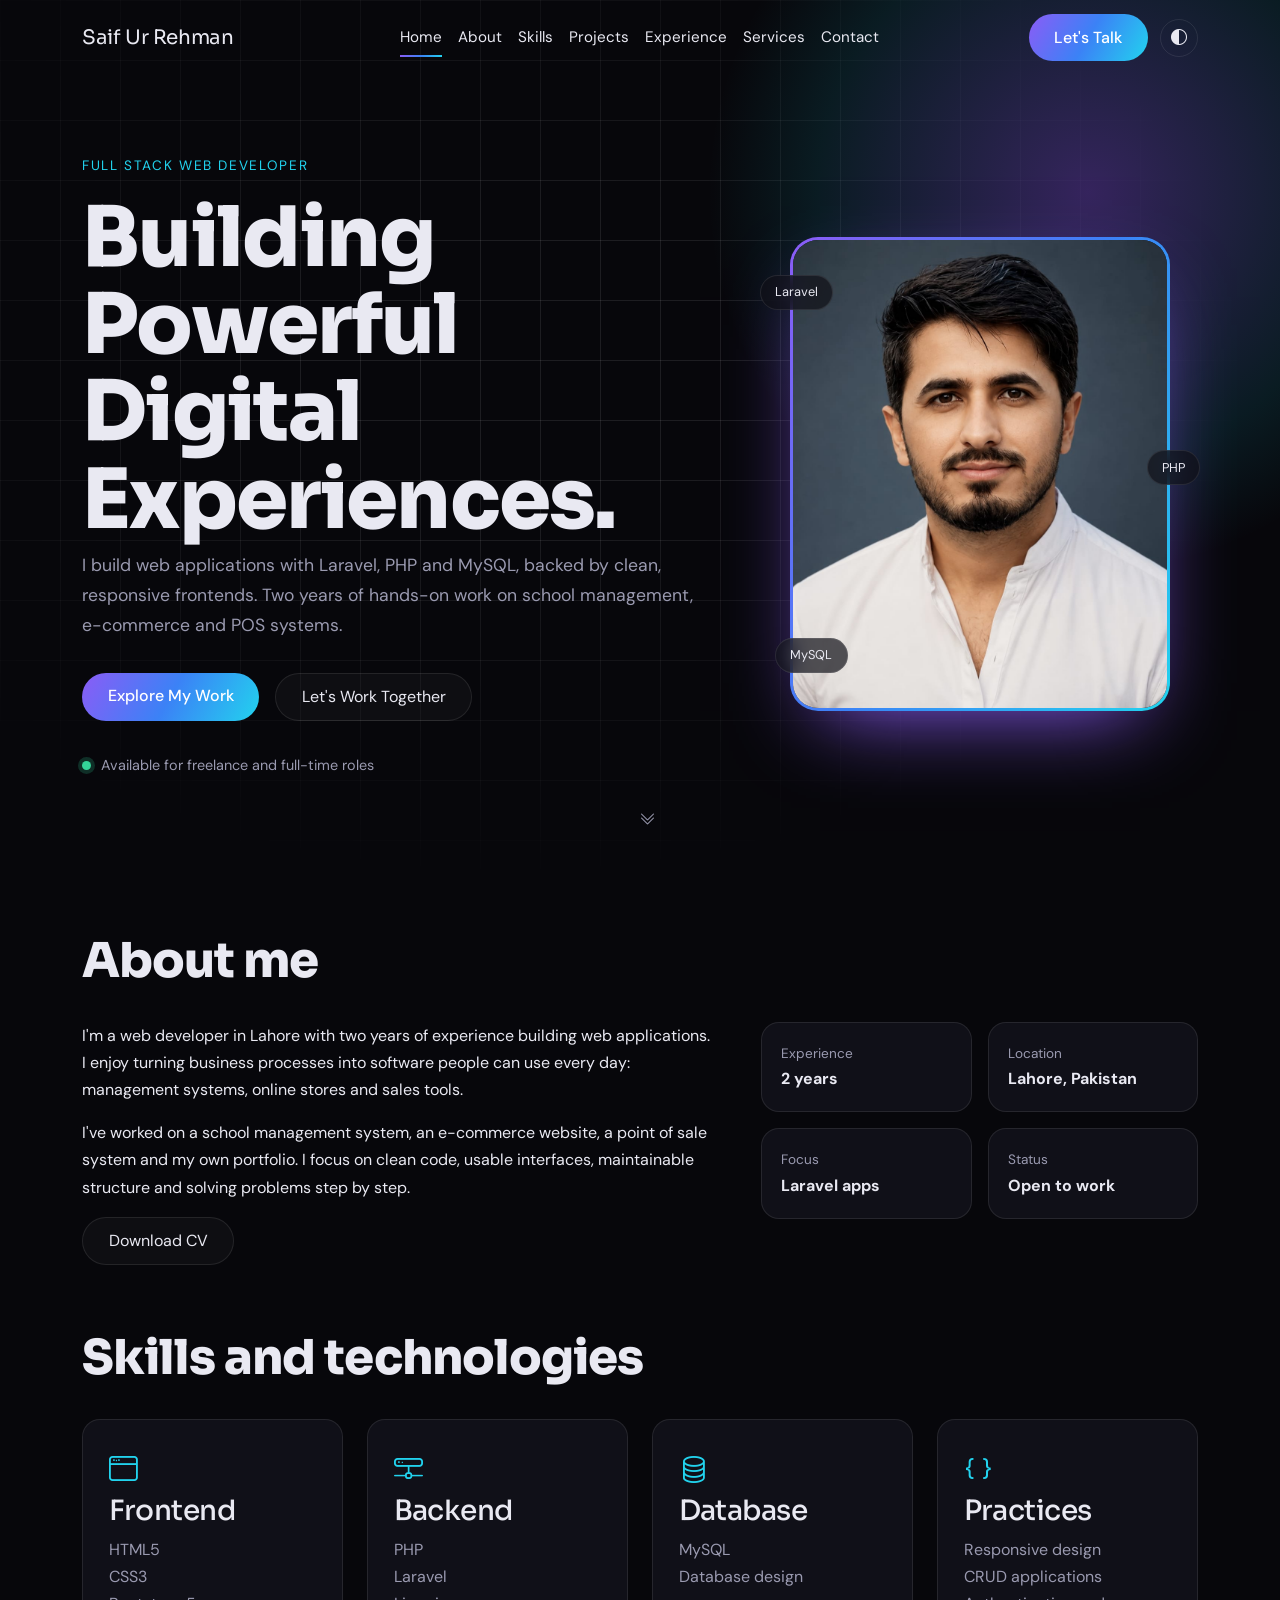
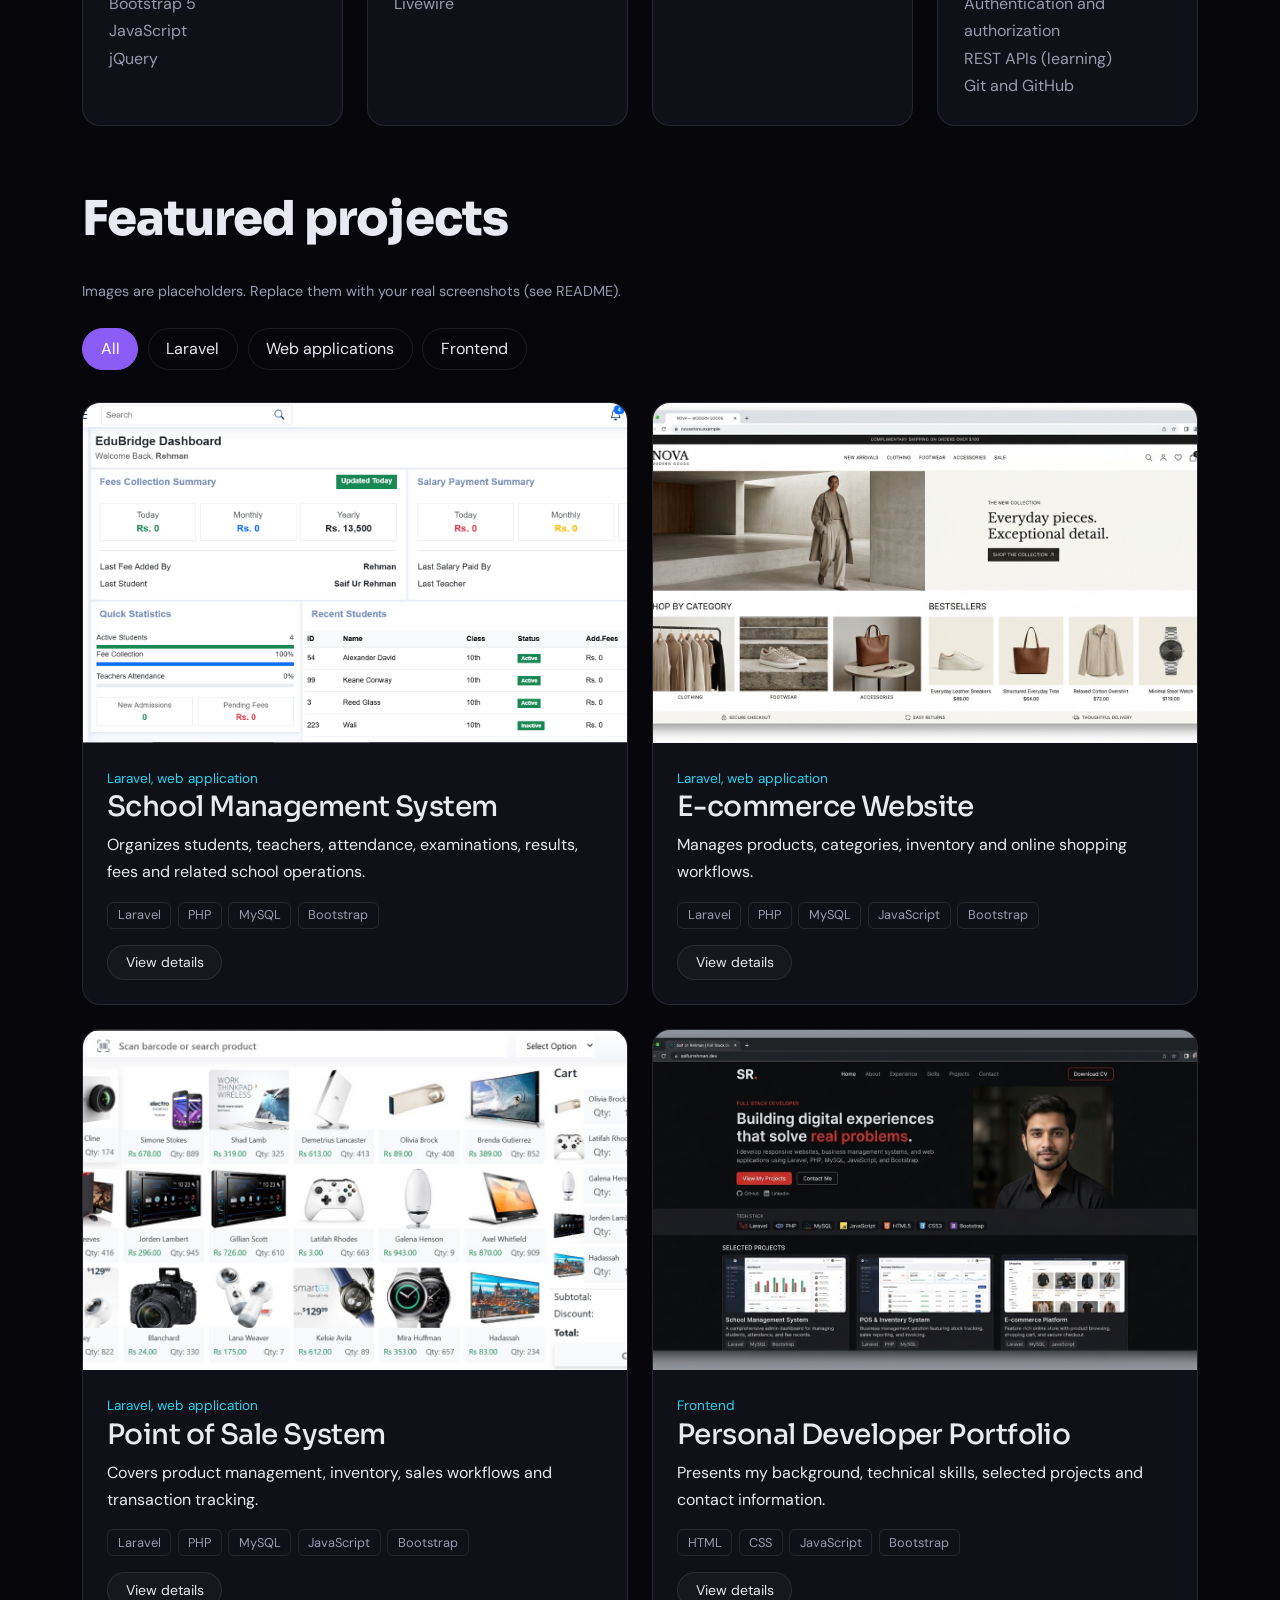
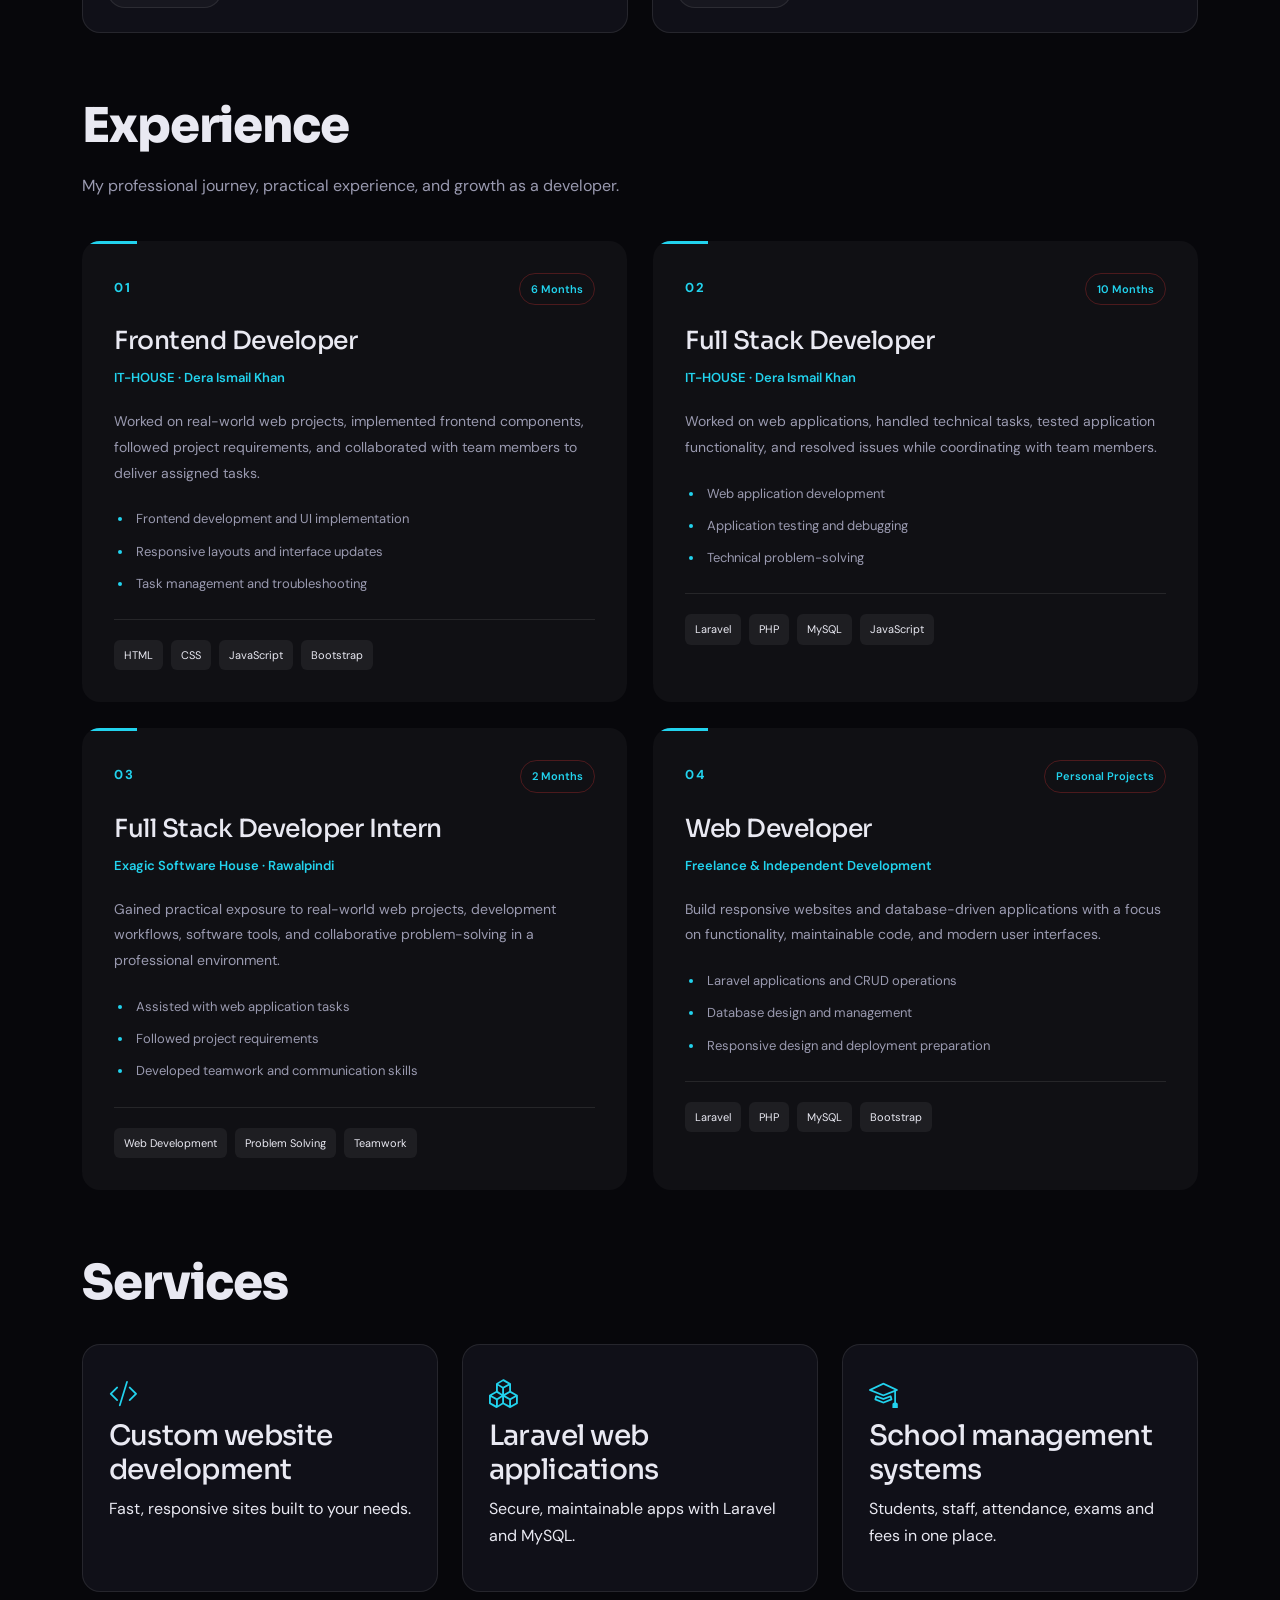
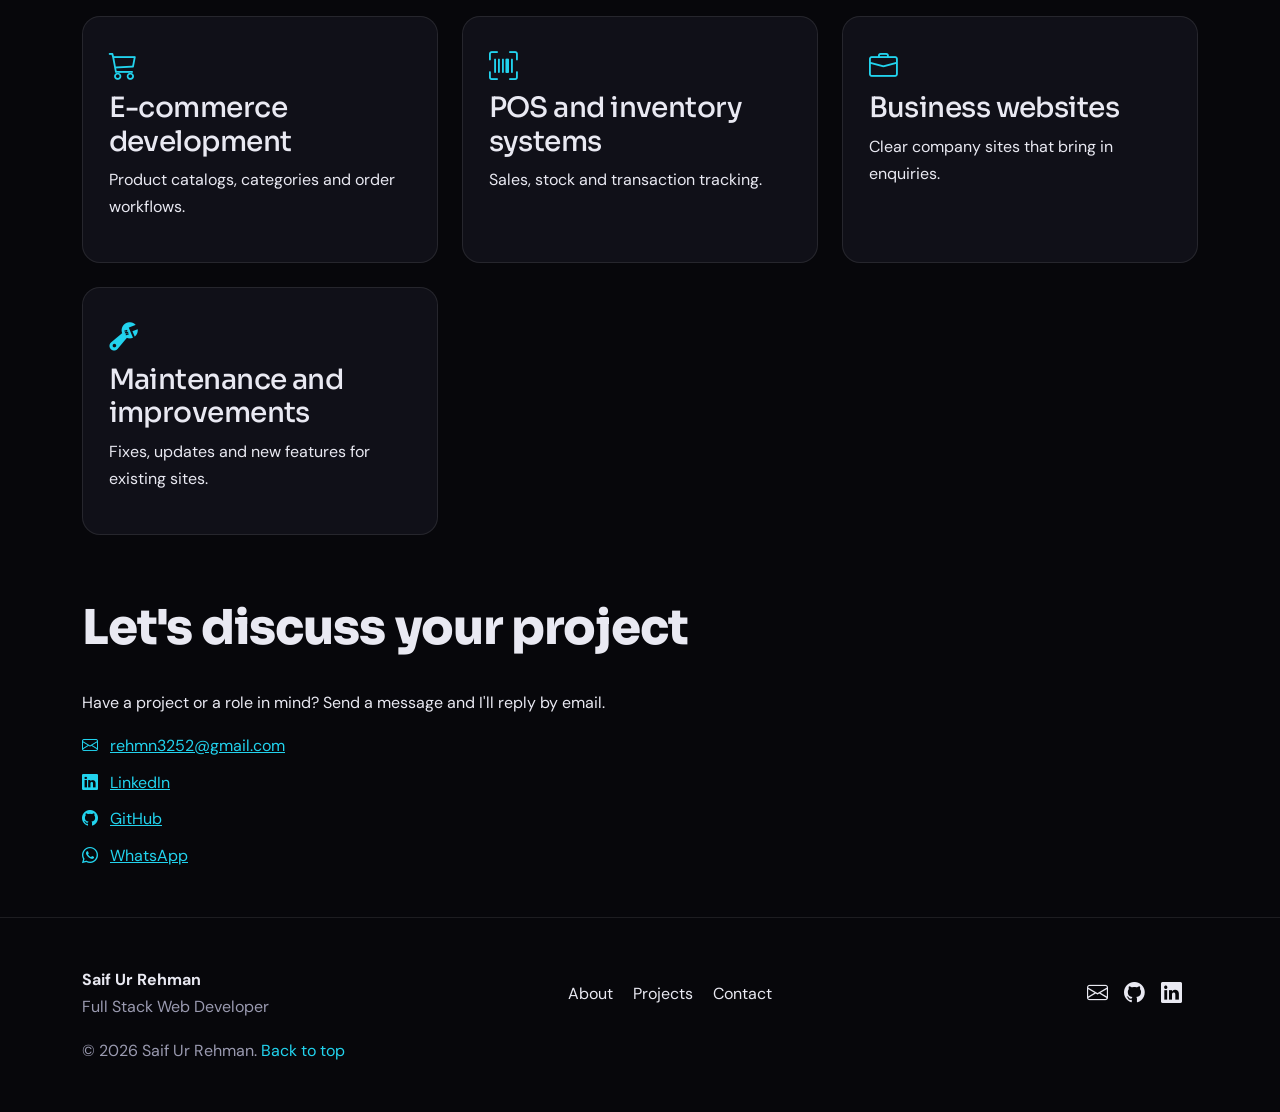
<file: index.html>
<!DOCTYPE html>
<html lang="en">

<head>
  <meta charset="utf-8">
  <meta name="viewport" content="width=device-width, initial-scale=1">
  <title>Saif Ur Rehman | Full Stack Web Developer</title>
  <meta name="description"
    content="Saif Ur Rehman is a Full Stack Web Developer in Lahore building Laravel, PHP and MySQL web applications and business management systems.">
  <meta property="og:title" content="Saif Ur Rehman | Full Stack Web Developer">
  <meta property="og:description"
    content="Laravel, PHP and MySQL web applications, school management, e-commerce and POS systems.">
  <meta property="og:type" content="website">
  <meta property="og:image" content="assets/images/profile.jpg">
  <link rel="icon" href="assets/images/favicon.png">
  <link rel="preconnect" href="https://fonts.googleapis.com">
  <link rel="preconnect" href="https://fonts.gstatic.com" crossorigin>
  <link href="https://fonts.googleapis.com/css2?family=Sora:wght@400;600;800&family=DM+Sans:wght@400;500&display=swap"
    rel="stylesheet">
  <link href="https://cdn.jsdelivr.net/npm/bootstrap@5.3.3/dist/css/bootstrap.min.css" rel="stylesheet">
  <link href="https://cdn.jsdelivr.net/npm/bootstrap-icons@1.11.3/font/bootstrap-icons.min.css" rel="stylesheet">
  <link href="assets/css/style.css" rel="stylesheet">
</head>

<body>
  <a class="skip-link" href="#main">Skip to content</a>
  <div class="progress-bar-top" id="scrollProgress" aria-hidden="true"></div>

  <nav class="site-nav navbar navbar-expand-lg fixed-top" id="siteNav" aria-label="Main navigation">
    <div class="container">
      <a class="navbar-brand" href="#home">Saif Ur Rehman</a>
      <button class="navbar-toggler" type="button" data-bs-toggle="collapse" data-bs-target="#navMenu"
        aria-controls="navMenu" aria-expanded="false" aria-label="Toggle navigation"><i class="bi bi-list"></i></button>
      <div class="collapse navbar-collapse" id="navMenu">
        <ul class="navbar-nav mx-auto">
          <li class="nav-item"><a class="nav-link" href="#home">Home</a></li>
          <li class="nav-item"><a class="nav-link" href="#about">About</a></li>
          <li class="nav-item"><a class="nav-link" href="#skills">Skills</a></li>
          <li class="nav-item"><a class="nav-link" href="#projects">Projects</a></li>
          <li class="nav-item"><a class="nav-link" href="#experience">Experience</a></li>
          <li class="nav-item"><a class="nav-link" href="#services">Services</a></li>
          <li class="nav-item"><a class="nav-link" href="#contact">Contact</a></li>
        </ul>
        <a class="btn btn-glow" href="#contact">Let's Talk</a>
        <button class="theme-toggle" id="themeToggle" type="button" aria-label="Switch to light theme"><i
            class="bi bi-circle-half"></i></button>
      </div>
    </div>
  </nav>

  <main id="main">
    <section class="hero" id="home">
      <div class="hero-glow" aria-hidden="true"></div>
      <div class="container">
        <div class="row align-items-center g-5">
          <div class="col-lg-7">
            <p class="hero-label hero-step">Full Stack Web Developer</p>
            <h1 class="hero-title"><span class="hero-step">Building Powerful</span> <span class="hero-step">Digital
                Experiences.</span></h1>
            <p class="hero-text hero-step">I build web applications with Laravel, PHP and MySQL, backed by clean,
              responsive frontends. Two years of hands-on work on school management, e-commerce and POS systems.</p>
            <div class="hero-actions hero-step">
              <a class="btn btn-glow" href="#projects" data-magnetic>Explore My Work</a>
              <a class="btn btn-outline-glass" href="#contact" data-magnetic>Let's Work Together</a>
            </div>
            <p class="availability hero-step"><span class="dot" aria-hidden="true"></span> Available for freelance and
              full-time roles <!-- EDIT: availability --></p>
          </div>
          <div class="col-lg-5">
            <div class="portrait" data-parallax="0.04">
              <div class="portrait-frame">
                <img src="assets/images/rehman.jpeg" width="480" height="600" alt="Portrait of Saif Ur Rehman">
              </div>
              <span class="chip chip-1">Laravel</span><span class="chip chip-2">PHP</span><span
                class="chip chip-3">MySQL</span>
            </div>
          </div>
        </div>
        <a class="scroll-hint" href="#about" aria-label="Scroll to About"><i class="bi bi-chevron-double-down"></i></a>
      </div>
    </section>

    <section class="section" id="about">
      <div class="container">
        <h2 class="section-title reveal">About me</h2>
        <div class="row g-5">
          <div class="col-lg-7 reveal">
            <p>I'm a web developer in Lahore with two years of experience building web applications. I enjoy turning
              business processes into software people can use every day: management systems, online stores and sales
              tools.</p>
            <p>I've worked on a school management system, an e-commerce website, a point of sale system and my own
              portfolio. I focus on clean code, usable interfaces, maintainable structure and solving problems step by
              step.</p>
            <a class="btn btn-outline-glass" href="assets/files/Saif-Ur-Rehman-CV.pdf" download>Download CV</a>
          </div>
          <div class="col-lg-5">
            <div class="row g-3">
              <div class="col-6 reveal">
                <div class="info-card"><span>Experience</span><strong>2 years</strong></div>
              </div>
              <div class="col-6 reveal">
                <div class="info-card"><span>Location</span><strong>Lahore, Pakistan</strong></div>
              </div>
              <div class="col-6 reveal">
                <div class="info-card"><span>Focus</span><strong>Laravel apps</strong></div>
              </div>
              <div class="col-6 reveal">
                <div class="info-card"><span>Status</span><strong>Open to work</strong></div>
              </div>
            </div>
          </div>
        </div>
      </div>
    </section>

    <section class="section" id="skills">
      <div class="container">
        <h2 class="section-title reveal">Skills and technologies</h2>
        <div class="row g-4">
          <div class="col-md-6 col-lg-3 reveal">
            <div class="skill-card"><i class="bi bi-window"></i>
              <h3>Frontend</h3>
              <ul>
                <li>HTML5</li>
                <li>CSS3</li>
                <li>Bootstrap 5</li>
                <li>JavaScript</li>
                <li>jQuery</li>
              </ul>
            </div>
          </div>
          <div class="col-md-6 col-lg-3 reveal">
            <div class="skill-card"><i class="bi bi-hdd-network"></i>
              <h3>Backend</h3>
              <ul>
                <li>PHP</li>
                <li>Laravel</li>
                <li>Livewire</li>
              </ul>
            </div>
          </div>
          <div class="col-md-6 col-lg-3 reveal">
            <div class="skill-card"><i class="bi bi-database"></i>
              <h3>Database</h3>
              <ul>
                <li>MySQL</li>
                <li>Database design</li>
              </ul>
            </div>
          </div>
          <div class="col-md-6 col-lg-3 reveal">
            <div class="skill-card"><i class="bi bi-braces"></i>
              <h3>Practices</h3>
              <ul>
                <li>Responsive design</li>
                <li>CRUD applications</li>
                <li>Authentication and authorization</li>
                <li>REST APIs (learning)</li>
                <li>Git and GitHub</li>
              </ul>
            </div>
          </div>
        </div>
      </div>
    </section>

    <section class="section" id="projects">
      <div class="container">
        <h2 class="section-title reveal">Featured projects</h2>
        <p class="note">Images are placeholders. Replace them with your real screenshots (see README).</p>
        <div class="filters" role="group" aria-label="Filter projects">
          <button type="button" class="filter-btn active" data-filter="all" aria-pressed="true">All</button>
          <button type="button" class="filter-btn" data-filter="laravel" aria-pressed="false">Laravel</button>
          <button type="button" class="filter-btn" data-filter="webapp" aria-pressed="false">Web applications</button>
          <button type="button" class="filter-btn" data-filter="frontend" aria-pressed="false">Frontend</button>
        </div>
        <div class="row g-4">
          <div class="col-md-6 project" data-category="laravel webapp">
            <article class="project-card">
              <div class="project-media"><img src="assets/images/projects/school-management.PNG" width="800"
                  height="500" loading="lazy" alt="School Management System dashboard placeholder screenshot"></div>
              <div class="project-body">
                <p class="tag">Laravel, web application</p>
                <h3>School Management System</h3>
                <p>Organizes students, teachers, attendance, examinations, results, fees and related school operations.
                </p>
                <p class="badges"><span>Laravel</span><span>PHP</span><span>MySQL</span><span>Bootstrap</span></p>
                <button type="button" class="btn btn-outline-glass btn-sm" data-dialog="dlg-school">View
                  details</button>
              </div>
            </article>
          </div>
          <div class="col-md-6 project" data-category="laravel webapp">
            <article class="project-card">
              <div class="project-media"><img src="assets/images/projects/ecommerce.jpg" width="800" height="500"
                  loading="lazy" alt="E-commerce website placeholder screenshot"></div>
              <div class="project-body">
                <p class="tag">Laravel, web application</p>
                <h3>E-commerce Website</h3>
                <p>Manages products, categories, inventory and online shopping workflows.</p>
                <p class="badges">
                  <span>Laravel</span><span>PHP</span><span>MySQL</span><span>JavaScript</span><span>Bootstrap</span>
                </p>
                <button type="button" class="btn btn-outline-glass btn-sm" data-dialog="dlg-ecommerce">View
                  details</button>
              </div>
            </article>
          </div>
          <div class="col-md-6 project" data-category="laravel webapp">
            <article class="project-card">
              <div class="project-media"><img src="assets/images/projects/pos.jpeg" width="800" height="500"
                  loading="lazy" alt="Point of Sale system placeholder screenshot"></div>
              <div class="project-body">
                <p class="tag">Laravel, web application</p>
                <h3>Point of Sale System</h3>
                <p>Covers product management, inventory, sales workflows and transaction tracking.</p>
                <p class="badges">
                  <span>Laravel</span><span>PHP</span><span>MySQL</span><span>JavaScript</span><span>Bootstrap</span>
                </p>
                <button type="button" class="btn btn-outline-glass btn-sm" data-dialog="dlg-pos">View details</button>
              </div>
            </article>
          </div>
          <div class="col-md-6 project" data-category="frontend">
            <article class="project-card">
              <div class="project-media"><img src="assets/images/projects/portfolio.jpg" width="800" height="500"
                  loading="lazy" alt="Developer portfolio placeholder screenshot"></div>
              <div class="project-body">
                <p class="tag">Frontend</p>
                <h3>Personal Developer Portfolio</h3>
                <p>Presents my background, technical skills, selected projects and contact information.</p>
                <p class="badges"><span>HTML</span><span>CSS</span><span>JavaScript</span><span>Bootstrap</span></p>
                <button type="button" class="btn btn-outline-glass btn-sm" data-dialog="dlg-portfolio">View
                  details</button>
              </div>
            </article>
          </div>
        </div>
        <!-- Live demo / GitHub buttons: add <a> links inside a dialog only when real URLs exist. -->
        <dialog class="project-dialog" id="dlg-school" aria-labelledby="t-school">
          <h3 id="t-school">School Management System</h3>
          <p>A web-based system for students, teachers, attendance, examinations, results and fees. Add your modules,
            roles and screenshots here.</p><button type="button" class="btn btn-glow btn-sm" data-close>Close</button>
        </dialog>
        <dialog class="project-dialog" id="dlg-ecommerce" aria-labelledby="t-ecom">
          <h3 id="t-ecom">E-commerce Website</h3>
          <p>Product, category and inventory management with shopping workflows. Payment gateway details can be added
            here only if you build that feature.</p><button type="button" class="btn btn-glow btn-sm"
            data-close>Close</button>
        </dialog>
        <dialog class="project-dialog" id="dlg-pos" aria-labelledby="t-pos">
          <h3 id="t-pos">Point of Sale System</h3>
          <p>Sales screen, product and stock management, and transaction records. Add your own feature list here.</p>
          <button type="button" class="btn btn-glow btn-sm" data-close>Close</button>
        </dialog>
        <dialog class="project-dialog" id="dlg-portfolio" aria-labelledby="t-port">
          <h3 id="t-port">Personal Developer Portfolio</h3>
          <p>The site you are viewing: built with HTML, CSS, Bootstrap 5 and vanilla JavaScript.</p><button
            type="button" class="btn btn-glow btn-sm" data-close>Close</button>
        </dialog>
      </div>
    </section>



    <section class="section" id="experience">
      <div class="container">

        <h2 class="section-title reveal">Experience</h2>
        <p class="experience-subtitle reveal">
          My professional journey, practical experience, and growth as a developer.
        </p>

        <div class="experience-grid">

          <!-- Card 1 -->
          <article class="experience-card reveal">
            <span class="experience-number">01</span>
            <span class="experience-duration">6 Months</span>

            <h3>Frontend Developer</h3>
            <p class="experience-company">
              IT-HOUSE · Dera Ismail Khan
            </p>

            <p>
              Worked on real-world web projects, implemented frontend
              components, followed project requirements, and collaborated
              with team members to deliver assigned tasks.
            </p>

            <ul>
              <li>Frontend development and UI implementation</li>
              <li>Responsive layouts and interface updates</li>
              <li>Task management and troubleshooting</li>
            </ul>

            <div class="experience-tags">
              <span>HTML</span>
              <span>CSS</span>
              <span>JavaScript</span>
              <span>Bootstrap</span>
            </div>
          </article>

          <!-- Card 2 -->
          <article class="experience-card reveal">
            <span class="experience-number">02</span>
            <span class="experience-duration">10 Months</span>

            <h3>Full Stack Developer</h3>
            <p class="experience-company">
              IT-HOUSE · Dera Ismail Khan
            </p>

            <p>
              Worked on web applications, handled technical tasks,
              tested application functionality, and resolved issues
              while coordinating with team members.
            </p>

            <ul>
              <li>Web application development</li>
              <li>Application testing and debugging</li>
              <li>Technical problem-solving</li>
            </ul>

            <div class="experience-tags">
              <span>Laravel</span>
              <span>PHP</span>
              <span>MySQL</span>
              <span>JavaScript</span>
            </div>
          </article>

          <!-- Card 3 -->
          <article class="experience-card reveal">
            <span class="experience-number">03</span>
            <span class="experience-duration">2 Months</span>

            <h3>Full Stack Developer Intern</h3>
            <p class="experience-company">
              Exagic Software House · Rawalpindi
            </p>

            <p>
              Gained practical exposure to real-world web projects,
              development workflows, software tools, and collaborative
              problem-solving in a professional environment.
            </p>

            <ul>
              <li>Assisted with web application tasks</li>
              <li>Followed project requirements</li>
              <li>Developed teamwork and communication skills</li>
            </ul>

            <div class="experience-tags">
              <span>Web Development</span>
              <span>Problem Solving</span>
              <span>Teamwork</span>
            </div>
          </article>

          <!-- Card 4 -->
          <article class="experience-card reveal">
            <span class="experience-number">04</span>
            <span class="experience-status">
              Personal Projects
            </span>

            <h3>Web Developer</h3>
            <p class="experience-company">
              Freelance &amp; Independent Development
            </p>

            <p>
              Build responsive websites and database-driven applications
              with a focus on functionality, maintainable code, and
              modern user interfaces.
            </p>

            <ul>
              <li>Laravel applications and CRUD operations</li>
              <li>Database design and management</li>
              <li>Responsive design and deployment preparation</li>
            </ul>

            <div class="experience-tags">
              <span>Laravel</span>
              <span>PHP</span>
              <span>MySQL</span>
              <span>Bootstrap</span>
            </div>
          </article>

        </div>
      </div>
    </section>





    <section class="section" id="services">
      <div class="container">
        <h2 class="section-title reveal">Services</h2>
        <div class="row g-4">
          <div class="col-md-6 col-lg-4 reveal">
            <div class="service"><i class="bi bi-code-slash"></i>
              <h3>Custom website development</h3>
              <p>Fast, responsive sites built to your needs.</p>
            </div>
          </div>
          <div class="col-md-6 col-lg-4 reveal">
            <div class="service"><i class="bi bi-boxes"></i>
              <h3>Laravel web applications</h3>
              <p>Secure, maintainable apps with Laravel and MySQL.</p>
            </div>
          </div>
          <div class="col-md-6 col-lg-4 reveal">
            <div class="service"><i class="bi bi-mortarboard"></i>
              <h3>School management systems</h3>
              <p>Students, staff, attendance, exams and fees in one place.</p>
            </div>
          </div>
          <div class="col-md-6 col-lg-4 reveal">
            <div class="service"><i class="bi bi-cart3"></i>
              <h3>E-commerce development</h3>
              <p>Product catalogs, categories and order workflows.</p>
            </div>
          </div>
          <div class="col-md-6 col-lg-4 reveal">
            <div class="service"><i class="bi bi-upc-scan"></i>
              <h3>POS and inventory systems</h3>
              <p>Sales, stock and transaction tracking.</p>
            </div>
          </div>
          <div class="col-md-6 col-lg-4 reveal">
            <div class="service"><i class="bi bi-briefcase"></i>
              <h3>Business websites</h3>
              <p>Clear company sites that bring in enquiries.</p>
            </div>
          </div>
          <div class="col-md-6 col-lg-4 reveal">
            <div class="service"><i class="bi bi-wrench-adjustable"></i>
              <h3>Maintenance and improvements</h3>
              <p>Fixes, updates and new features for existing sites.</p>
            </div>
          </div>
        </div>
      </div>
    </section>

    <section class="section" id="contact">
      <div class="container">
        <h2 class="section-title reveal">Let's discuss your project</h2>
        <div class="row g-5">
          <div class="col-lg-12 reveal">
            <p>Have a project or a role in mind? Send a message and I'll reply by email.</p>
            <ul class="contact-list">
              <li><i class="bi bi-envelope"></i> <a href="mailto:rehmn3252@gmail.com">rehmn3252@gmail.com</a></li>
              <li><i class="bi bi-linkedin"></i> <a href="https://www.linkedin.com/in/saif-ur-rehman607/"
                  rel="noopener">LinkedIn</a> <!-- EDIT --></li>
              <li><i class="bi bi-github"></i> <a href="https://github.com/rehman3252" rel="noopener">GitHub</a>
                <!-- EDIT --></li>
              <li><i class="bi bi-whatsapp"></i> <a href="https://wa.me/923369916607" rel="noopener">WhatsApp</a></li>
            </ul>
          </div>

        </div>
      </div>
    </section>
  </main>

  <footer class="site-footer">
    <div class="container d-flex flex-wrap justify-content-between align-items-center gap-3">
      <div><strong>Saif Ur Rehman</strong><br><span class="muted">Full Stack Web Developer</span></div>
      <nav aria-label="Footer"><a href="#about">About</a> <a href="#projects">Projects</a> <a
          href="#contact">Contact</a></nav>
      <div class="socials"><a href="mailto:rehmn3252@gmail.com" aria-label="Email"><i class="bi bi-envelope"></i></a><a
          href="https://github.com/rehman3252" aria-label="GitHub"><i class="bi bi-github"></i></a><a
          href="https://www.linkedin.com/in/saif-ur-rehman607/" aria-label="LinkedIn"><i class="bi bi-linkedin"></i></a>
      </div>
      <p class="muted w-100 mb-0">&copy; <span id="year">2026</span> Saif Ur Rehman. <a href="#home" class="to-top">Back
          to top</a></p>
    </div>
  </footer>
  <div class="cursor-dot" id="cursorDot" aria-hidden="true"></div>
  <script src="https://cdn.jsdelivr.net/npm/bootstrap@5.3.3/dist/js/bootstrap.bundle.min.js"></script>
  <script src="assets/js/script.js"></script>
</body>

</html>
</file>
<file: assets/css/style.css>
/* Design tokens */
:root {
    --bg: #07070b;
    --surface: #101018;
    --line: rgba(255, 255, 255, .09);
    --text: #e9e9f2;
    --muted: #9a9ab0;
    --violet: #8b5cf6;
    --blue: #3b82f6;
    --cyan: #22d3ee;
    --grad: linear-gradient(120deg, var(--violet), var(--blue), var(--cyan));
    --radius: 18px;
    --ease: cubic-bezier(.2, .7, .2, 1);
    --t: .35s;
    --font-head: 'Sora', sans-serif;
    --font-body: 'DM Sans', sans-serif
}

:root[data-theme="light"] {
    --bg: #f6f6fb;
    --surface: #fff;
    --line: rgba(0, 0, 0, .1);
    --text: #14141f;
    --muted: #55556a
}

html {
    scroll-behavior: smooth;
    scroll-padding-top: 80px
}

body {
    background: var(--bg);
    color: var(--text);
    font-family: var(--font-body);
    line-height: 1.7;
    transition: background var(--t)
}

h1,
h2,
h3,
.navbar-brand {
    font-family: var(--font-head);
    letter-spacing: -.02em
}

a {
    color: var(--cyan)
}

:focus-visible {
    outline: 2px solid var(--cyan);
    outline-offset: 3px
}

.skip-link {
    position: absolute;
    left: -999px;
    top: 8px;
    background: var(--cyan);
    color: #000;
    padding: 8px 14px;
    z-index: 2000
}

.skip-link:focus {
    left: 8px
}

.progress-bar-top {
    position: fixed;
    top: 0;
    left: 0;
    height: 3px;
    width: 100%;
    background: var(--grad);
    transform-origin: left;
    transform: scaleX(0);
    z-index: 1500
}

/* Nav */
.site-nav {
    padding: .9rem 0;
    transition: background var(--t), backdrop-filter var(--t)
}

.site-nav.scrolled {
    background: color-mix(in srgb, var(--bg) 85%, transparent);
    backdrop-filter: blur(14px);
    border-bottom: 1px solid var(--line)
}

.navbar-brand,
.nav-link {
    color: var(--text) !important
}

.nav-link {
    position: relative;
    font-size: .95rem
}

.nav-link::after {
    content: "";
    position: absolute;
    left: .5rem;
    right: .5rem;
    bottom: 2px;
    height: 2px;
    background: var(--grad);
    transform: scaleX(0);
    transition: transform var(--t) var(--ease)
}

.nav-link:hover::after,
.nav-link.active::after {
    transform: scaleX(1)
}

.navbar-toggler {
    color: var(--text);
    border-color: var(--line);
    font-size: 1.5rem;
    padding: .1rem .5rem
}

.theme-toggle {
    background: none;
    border: 1px solid var(--line);
    color: var(--text);
    border-radius: 50%;
    width: 38px;
    height: 38px;
    margin-left: .75rem
}

/* Buttons */
.btn-glow {
    background: var(--grad);
    color: #fff;
    border: 0;
    border-radius: 999px;
    padding: .7rem 1.6rem;
    font-weight: 500;
    transition: transform var(--t) var(--ease), box-shadow var(--t)
}

.btn-glow:hover {
    color: #fff;
    transform: translateY(-2px);
    box-shadow: 0 10px 30px -8px var(--violet)
}

.btn-outline-glass {
    border: 1px solid var(--line);
    color: var(--text);
    border-radius: 999px;
    padding: .7rem 1.6rem;
    background: rgba(255, 255, 255, .03)
}

.btn-outline-glass:hover {
    border-color: var(--cyan);
    color: var(--cyan)
}

.btn-sm {
    padding: .4rem 1.1rem
}

/* Hero */
.hero {
    position: relative;
    min-height: 100vh;
    display: flex;
    align-items: center;
    padding: 7rem 0 4rem;
    overflow: hidden
}

.hero::before {
    content: "";
    position: absolute;
    inset: 0;
    background-image: linear-gradient(var(--line) 1px, transparent 1px), linear-gradient(90deg, var(--line) 1px, transparent 1px);
    background-size: 60px 60px;
    mask-image: radial-gradient(ellipse at 40% 40%, #000 20%, transparent 70%)
}

.hero-glow {
    position: absolute;
    width: 60vw;
    height: 60vw;
    right: -15vw;
    top: -15vw;
    background: radial-gradient(circle, rgba(139, 92, 246, .35), rgba(34, 211, 238, .1) 50%, transparent 70%);
    animation: drift 14s ease-in-out infinite alternate
}

@keyframes drift {
    to {
        transform: translate(-6vw, 6vw) scale(1.1)
    }
}

.hero .container {
    position: relative
}

.hero-label {
    color: var(--cyan);
    letter-spacing: .12em;
    text-transform: uppercase;
    font-size: .85rem
}

.hero-title {
    font-size: clamp(2.6rem, 6.5vw, 5.2rem);
    font-weight: 800;
    line-height: 1.05
}

.hero-title span {
    display: block
}

.hero-text {
    color: var(--muted);
    max-width: 54ch;
    font-size: 1.1rem
}

.hero-actions {
    display: flex;
    gap: 1rem;
    flex-wrap: wrap;
    margin: 2rem 0
}

.hero-step {
    opacity: 0;
    transform: translateY(24px);
    animation: rise .8s var(--ease) forwards
}

.hero-label.hero-step {
    animation-delay: .05s
}

.hero-title .hero-step:first-child {
    animation-delay: .2s
}

.hero-title .hero-step:last-child {
    animation-delay: .35s
}

.hero-text.hero-step {
    animation-delay: .5s
}

.hero-actions.hero-step {
    animation-delay: .65s
}

.availability.hero-step {
    animation-delay: .8s
}

@keyframes rise {
    to {
        opacity: 1;
        transform: none
    }
}

.availability {
    color: var(--muted);
    font-size: .9rem
}

.dot {
    display: inline-block;
    width: 9px;
    height: 9px;
    border-radius: 50%;
    background: #34d399;
    margin-right: .4rem;
    box-shadow: 0 0 0 4px rgba(52, 211, 153, .2)
}

.scroll-hint {
    position: absolute;
    bottom: -2.5rem;
    left: 50%;
    color: var(--muted);
    animation: bob 2s ease-in-out infinite
}

@keyframes bob {
    50% {
        transform: translateY(8px)
    }
}

/* Portrait */
.portrait {
    position: relative;
    max-width: 380px;
    margin: auto;
    will-change: transform
}

.portrait-frame {
    padding: 3px;
    border-radius: 28px;
    background: var(--grad);
    box-shadow: 0 30px 80px -30px var(--violet);
    transition: transform var(--t) var(--ease)
}

.portrait-frame:hover {
    transform: rotate(-1.5deg) scale(1.02)
}

.portrait-frame img {
    display: block;
    width: 100%;
    height: auto;
    aspect-ratio: 4/5;
    object-fit: cover;
    object-position: center top;
    border-radius: 25px;
    background: var(--surface)
}

.chip {
    position: absolute;
    padding: .35rem .9rem;
    border-radius: 999px;
    background: color-mix(in srgb, var(--surface) 70%, transparent);
    backdrop-filter: blur(10px);
    border: 1px solid var(--line);
    font-size: .8rem;
    animation: float 5s ease-in-out infinite alternate
}

.chip-1 {
    top: 8%;
    left: -8%
}

.chip-2 {
    top: 45%;
    right: -8%;
    animation-delay: 1s
}

.chip-3 {
    bottom: 8%;
    left: -4%;
    animation-delay: 2s
}

@keyframes float {
    to {
        transform: translateY(-10px)
    }
}

/* Sections */
.section {
    padding: 2rem 0
}

.section-title {
    font-size: clamp(2rem, 4vw, 3rem);
    font-weight: 800;
    margin-bottom: 2rem
}

.info-card,
.skill-card,
.service,
.project-card {
    background: var(--surface);
    border: 1px solid var(--line);
    border-radius: var(--radius);
    transition: transform var(--t) var(--ease), border-color var(--t)
}

.info-card {
    padding: 1.2rem
}

.info-card span {
    display: block;
    color: var(--muted);
    font-size: .85rem
}

.skill-card,
.service {
    padding: 1.6rem;
    height: 100%
}

.skill-card:hover,
.service:hover {
    transform: translateY(-6px);
    border-color: var(--violet)
}

.skill-card i,
.service i {
    font-size: 1.8rem;
    color: var(--cyan)
}

.skill-card ul {
    list-style: none;
    padding: 0;
    margin: 0;
    color: var(--muted)
}

.note {
    color: var(--muted);
    font-size: .9rem
}

/* Projects */
.filters {
    display: flex;
    flex-wrap: wrap;
    gap: .6rem;
    margin: 1.5rem 0 2rem
}

.filter-btn {
    background: none;
    border: 1px solid var(--line);
    color: var(--text);
    border-radius: 999px;
    padding: .4rem 1.1rem;
    transition: var(--t)
}

.filter-btn.active,
.filter-btn:hover {
    background: var(--violet);
    border-color: var(--violet);
    color: #fff
}

.project[hidden] {
    display: none
}

.project-card {
    overflow: hidden;
    height: 100%
}

.project-card:hover {
    border-color: var(--cyan)
}

.project-media {
    overflow: hidden;
    aspect-ratio: 16/10
}

.project-media img {
    width: 100%;
    height: 100%;
    object-fit: cover;
    transition: transform .8s var(--ease)
}

.project-card:hover img {
    transform: scale(1.07)
}

.project-body {
    padding: 1.5rem
}

.tag {
    color: var(--cyan);
    font-size: .85rem;
    margin: 0
}

.badges {
    display: flex;
    flex-wrap: wrap;
    gap: .4rem
}

.badges span {
    border: 1px solid var(--line);
    border-radius: 6px;
    padding: .1rem .6rem;
    font-size: .8rem;
    color: var(--muted)
}

.project-dialog {
    background: var(--surface);
    color: var(--text);
    border: 1px solid var(--line);
    border-radius: var(--radius);
    max-width: 520px;
    padding: 2rem
}

.project-dialog::backdrop {
    background: rgba(0, 0, 0, .7);
    backdrop-filter: blur(4px)
}

/* Timeline */
.timeline {
    list-style: none;
    margin: 0;
    padding: 0 0 0 2rem;
    border-left: 2px solid var(--line)
}

.timeline li {
    position: relative;
    padding-bottom: 2rem
}

.timeline li::before {
    content: "";
    position: absolute;
    left: calc(-2rem - 7px);
    top: .5rem;
    width: 12px;
    height: 12px;
    border-radius: 50%;
    background: var(--grad)
}

.meta {
    color: var(--cyan);
    font-size: .9rem;
    margin: 0
}

/* Contact */
.contact-list {
    list-style: none;
    padding: 0
}

.contact-list li {
    margin: .6rem 0
}

.contact-list i {
    margin-right: .5rem;
    color: var(--cyan)
}

.form-control {
    background: var(--surface);
    border: 1px solid var(--line);
    color: var(--text)
}

.form-control:focus {
    background: var(--surface);
    color: var(--text);
    border-color: var(--cyan);
    box-shadow: none
}

.error {
    color: #fb7185;
    font-size: .85rem;
    min-height: 1.2em
}

.status {
    margin-top: 1rem;
    color: var(--muted)
}

/* Footer */
.site-footer {
    border-top: 1px solid var(--line);
    padding: 3rem 0
}

.site-footer a {
    color: var(--text);
    margin-right: 1rem;
    text-decoration: none
}

.muted {
    color: var(--muted)
}

.socials a {
    font-size: 1.3rem
}

.to-top {
    color: var(--cyan) !important
}

/* Reveal + cursor */
.js .reveal {
    opacity: 0;
    transform: translateY(28px);
    transition: opacity .7s var(--ease), transform .7s var(--ease)
}

.js .reveal.visible {
    opacity: 1;
    transform: none
}

.cursor-dot {
    position: fixed;
    top: 0;
    left: 0;
    width: 10px;
    height: 10px;
    border-radius: 50%;
    background: var(--cyan);
    pointer-events: none;
    z-index: 3000;
    opacity: 0;
    transition: opacity .3s
}

@media (hover:none),
(max-width:991px) {
    .cursor-dot {
        display: none
    }
}

@media (max-width:991px) {
    .navbar-collapse {
        background: var(--surface);
        padding: 1rem;
        border-radius: var(--radius);
        margin-top: .5rem
    }

    .chip-1 {
        left: 0
    }

    .chip-2 {
        right: 0
    }
}

@media (prefers-reduced-motion:reduce) {

    *,
    *::before,
    *::after {
        animation: none !important;
        transition: none !important
    }

    html {
        scroll-behavior: auto
    }

    .hero-step,
    .js .reveal {
        opacity: 1;
        transform: none
    }
}

/* Experience section */


.experience-subtitle {
    max-width: 650px;
    margin: -15px 0 40px;
    color: var(--muted, #a1a1aa);
    line-height: 1.8;
}

/* Two cards per row */
.experience-grid {
    display: grid;
    grid-template-columns: repeat(2, minmax(0, 1fr));
    gap: 26px;
}

/* Individual experience card */
.experience-card {
    position: relative;
    padding: 32px;
    /* border: 1px solid rgba(255, 255, 255, 0.10); */

    border-radius: 18px;
    background: rgba(255, 255, 255, 0.035);
    overflow: hidden;
    transition:
        transform 0.35s ease,
        border-color 0.35s ease,
        background 0.35s ease,
        box-shadow 0.35s ease;
}

.experience-card::before {
    content: "";
    position: absolute;
    top: 0;
    left: 0;
    width: 55px;
    height: 3px;
    background: var(--accent, #22d3ee);
    transition: width 0.35s ease;
}

.experience-card:hover {

    transform: translateY(-7px);
    border-color: var(--accent, #22d3ee);
    background: rgba(255, 255, 255, 0.055);
    box-shadow: 0 18px 45px rgba(0, 0, 0, 0.20);
}

.experience-card:hover::before {
    width: 100%;
}

.experience-number {
    display: inline-block;
    margin-bottom: 24px;
    color: var(--accent, #22d3ee);
    font-size: 13px;
    font-weight: 700;
    letter-spacing: 2px;
}

.experience-duration,
.experience-status {
    float: right;
    padding: 6px 11px;
    border: 1px solid rgba(255, 59, 59, 0.25);
    border-radius: 50px;
    color: var(--accent, #22d3ee);
    font-size: 11px;
    font-weight: 600;
}

.experience-card h3 {
    margin: 0 0 9px;
    font-size: clamp(20px, 2vw, 25px);
    line-height: 1.4;
}

.experience-company {
    margin-bottom: 20px;
    color: var(--accent, #22d3ee);
    font-size: 13px;
    font-weight: 600;
}

.experience-card>p:not(.experience-company) {
    color: var(--muted, #a1a1aa);
    font-size: 14px;
    line-height: 1.85;
}

.experience-card ul {
    display: grid;
    gap: 10px;
    margin: 22px 0;
    padding-left: 19px;
}

.experience-card li {
    padding-left: 3px;
    color: var(--muted, #a1a1aa);
    font-size: 13px;
    line-height: 1.7;
}

.experience-card li::marker {
    color: var(--accent, #22d3ee);
}

.experience-tags {
    display: flex;
    flex-wrap: wrap;
    gap: 8px;
    margin-top: 24px;
    padding-top: 20px;
    border-top: 1px solid rgba(255, 255, 255, 0.09);
}

.experience-tags span {
    padding: 6px 10px;
    border-radius: 6px;
    background: rgba(255, 255, 255, 0.06);
    color: var(--text, #e5e7eb);
    font-size: 11px;
}

/* Tablet and mobile responsiveness */
@media (max-width: 768px) {
    #experience {
        padding: 20px 0;
    }

    .experience-grid {
        grid-template-columns: 1fr;
        gap: 20px;
    }

    .experience-card {
        padding: 25px;
    }
}
</file>
